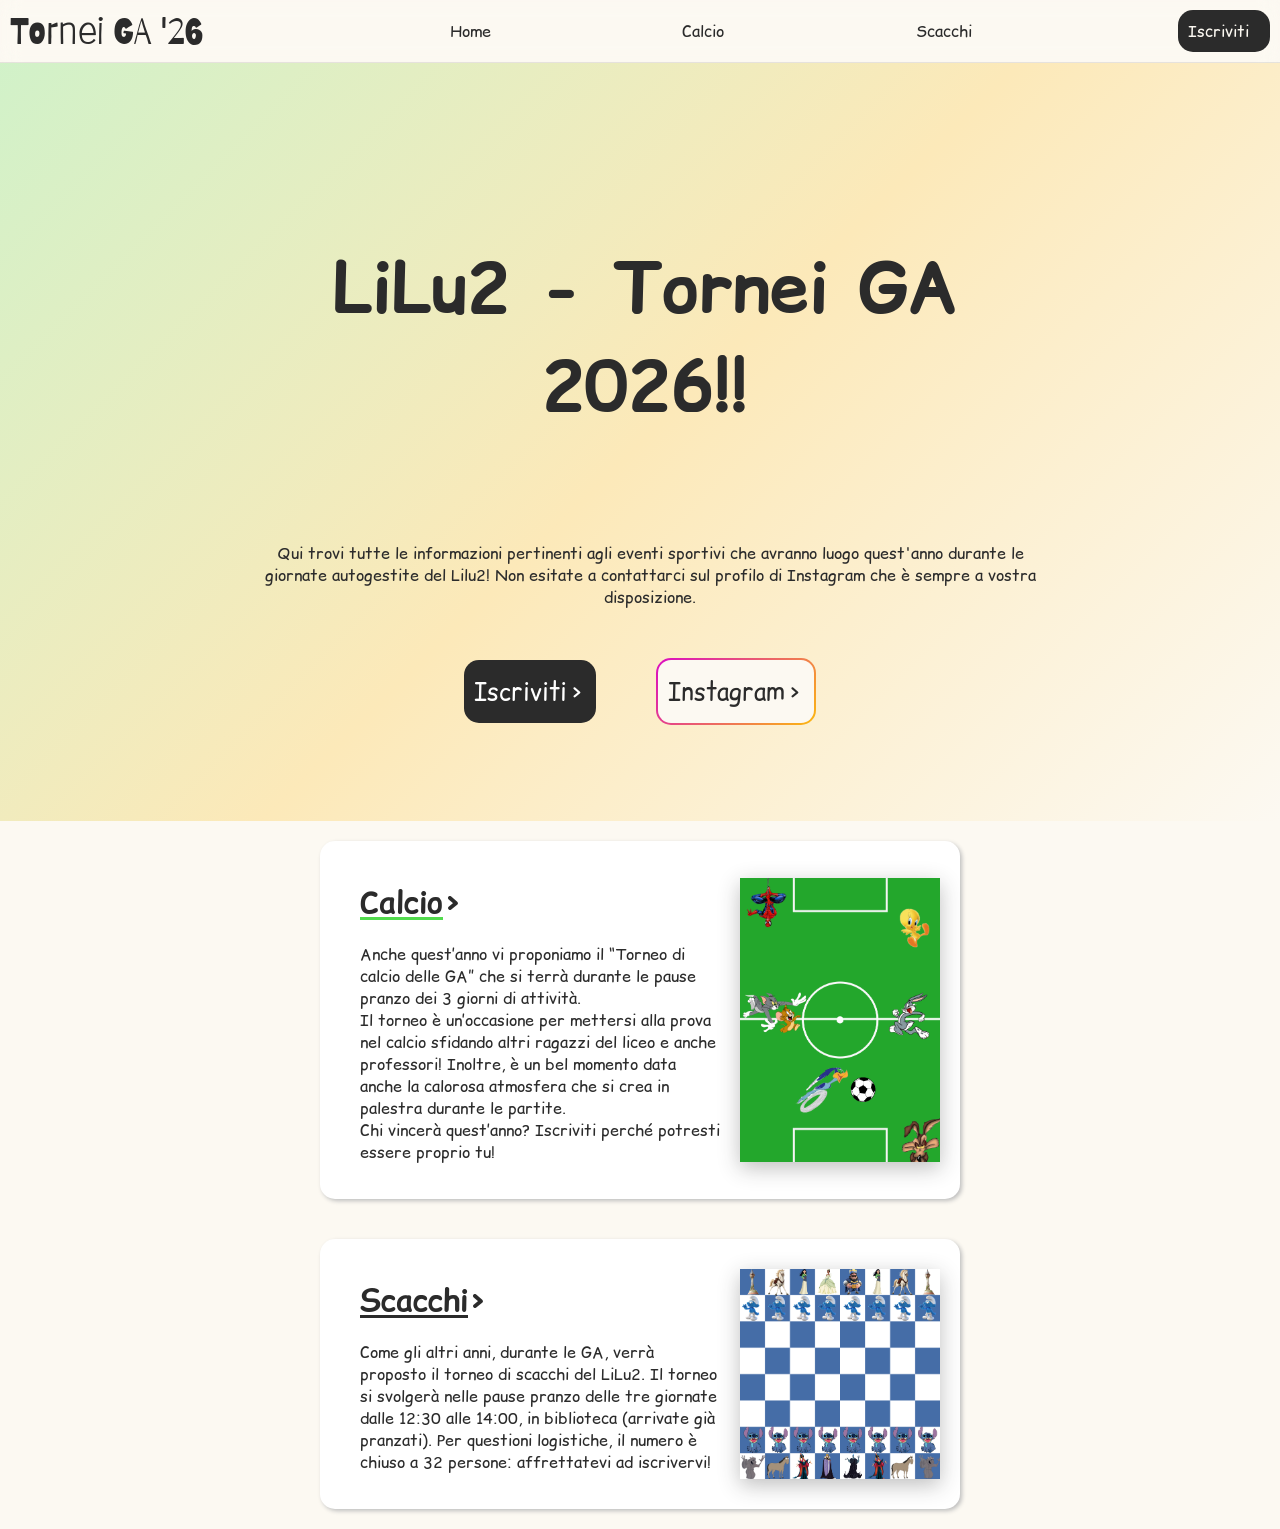
<file: index.html>
<!DOCTYPE html>
<html lang="en">
    <head>
        <meta charset="UTF-8">
        <title>Tornei GA</title>
        <link rel = "stylesheet" href="index.css">
    </head>

    <body class="index">
        
        <nav>
            <div>
                <a href="index.php" class="logo">Tornei GA '26</a>
                <ul>
                    <li><a href="index.php">Home</a></li>
                    <li><a class="calcio" href="calcio.php">Calcio</a></li>
                    <li><a class="scacchi" href="scacchi.php">Scacchi</a></li>
                </ul>
                <a href="iscrizione.php" class="iscrizione">Iscriviti</a>
            </div>
        </nav>

        <section class="hero">
            <div class="hero_content">
                <h1 class="hero_h1">LiLu2 - Tornei GA 2026!!</h1>
                <p class="hero_p">
                    Qui trovi tutte le informazioni pertinenti agli eventi sportivi che avranno luogo quest'anno durante le giornate autogestite del Lilu2! Non esitate a contattarci sul profilo di Instagram che è sempre a vostra disposizione.
                </p>
                <a href="iscrizione.php" class="hero_iscrizione">Iscriviti</a><a href="https://www.instagram.com/galilu2?igsh=ZjF3dnkwa2pucnRk" class="Instagram" target="_blank">Instagram</a>
            </div>

        </section>

        <section class="index_cards">

        
        
            <div class="div_image">
                
                <div class="index">
                    <h2><a href="calcio.php" class="calcio">Calcio</a></h2>
                    <p>
                        Anche quest’anno vi proponiamo il “Torneo di calcio delle GA” che si terrà durante le pause pranzo dei 3 giorni di attività. <br>

                        Il torneo è un’occasione per mettersi alla prova nel calcio sfidando altri ragazzi del liceo e anche professori! Inoltre, è un bel momento data anche la calorosa atmosfera che si crea in palestra durante le partite.<br>

                        Chi vincerà quest’anno? Iscriviti perché potresti essere proprio tu!
                    </p>
                </div>
                <img src="images/campo_calcio.png" alt="campo da calcio">
            </div>
            
        
            
            <div class="div_image">
                <div class="index">
                    <h2><a class="scacchi" href="scacchi.php">Scacchi</a></h2>
                
                    <p> Come gli altri anni, durante le GA, verrà proposto il torneo di scacchi del LiLu2. 
                        Il torneo si svolgerà nelle pause pranzo delle tre giornate dalle 12:30 alle 14:00, in biblioteca (arrivate già pranzati). 
                        Per questioni logistiche, il numero è chiuso a 32 persone: affrettatevi ad iscrivervi! 
                    </p> 
                </div>
                <img src="images/scacchiera.png" alt="scacchiera">

            </div>
        </section>
    </body>
</file>
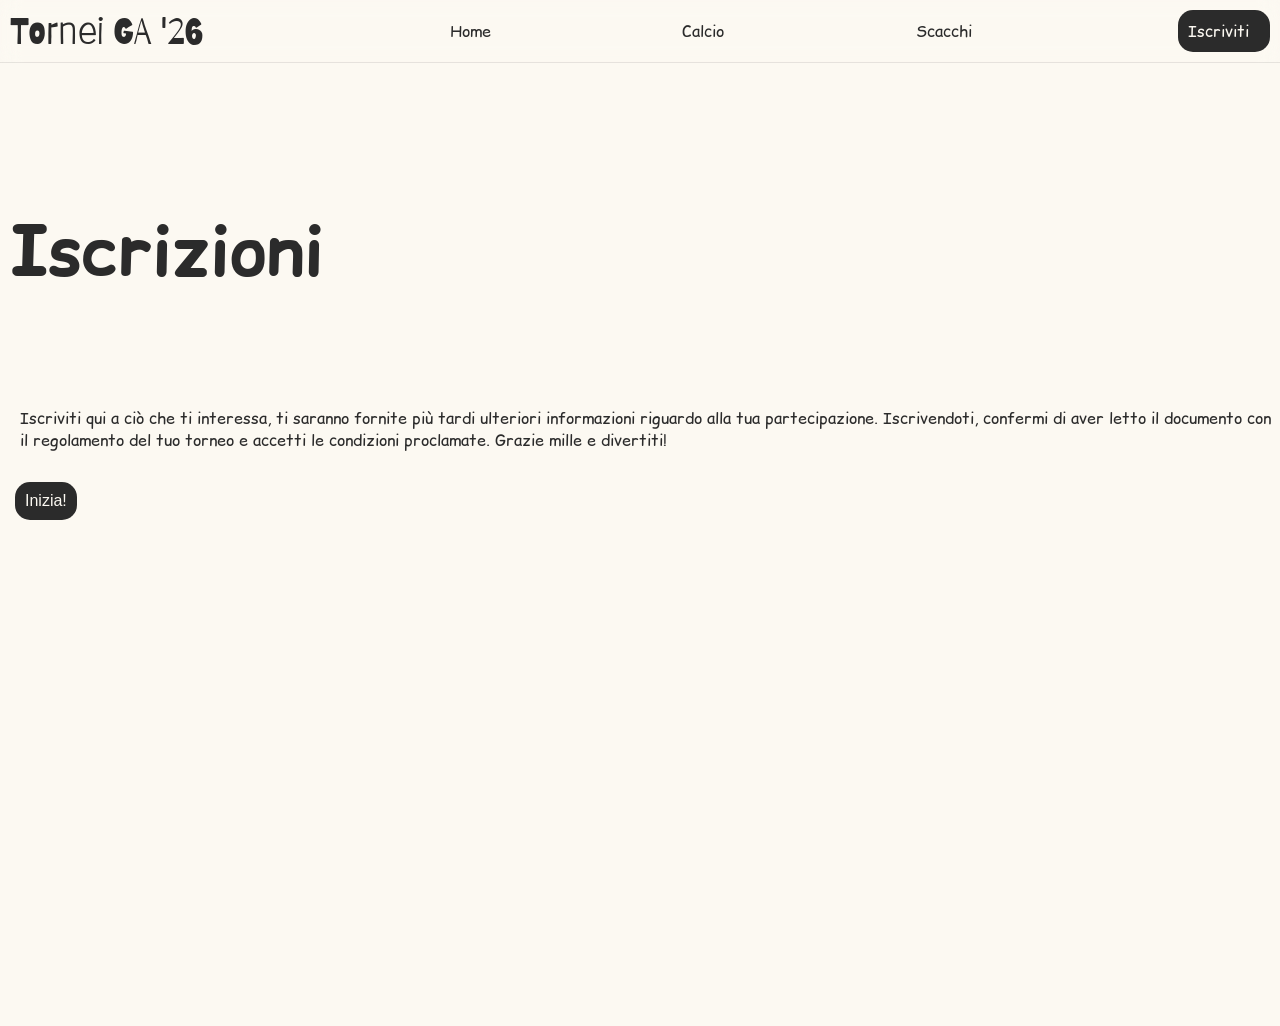
<file: iscrizione.html>
<!DOCTYPE html>  
<html lang="en">
    <head>
        <meta charset="UTF-8">
        <title>Iscrizioni</title>
        <link rel="stylesheet" href="index.css">
    </head>

    <body>
        <nav>
            <div>
                <a href="index.php" class="logo">Tornei GA '26</a>
                <ul>
                    <li><a href="index.php">Home</a></li>
                    <li><a class="calcio" href="calcio.php">Calcio</a></li>
                    <li><a class="scacchi" href="scacchi.php">Scacchi</a></li>
                </ul>
                <a href="iscrizione.php" class="iscrizione">Iscriviti</a>
            </div>
        </nav>

        <form action="send_iscrizione.php" method="post" id="container_iscrizioni">

            <section id="benvenuto" class="section active">
                <h1>Iscrizioni</h1>
                <p>Iscriviti qui a ciò che ti interessa, ti saranno fornite più tardi ulteriori informazioni riguardo alla tua partecipazione. Iscrivendoti, confermi di aver letto il documento con il regolamento del tuo torneo e accetti le condizioni proclamate. Grazie mille e divertiti! </p>
                <button type="button" onclick="startIscrizione()">Inizia!</button>
            </section>
            
            <section id="scelta_torneo" class="section">
                <div class="pagina_iscrizione">
                    <h2>Scegli il torneo a cui vorresti iscriverti:</h2>
                    <label>
                        <input type="radio" name="torneo" value="calcio" class="calcio_input" data-required>
                        Calcio
                    </label>
                    <label>
                        <input type="radio" name="torneo" value="scacchi" class="scacchi_input">
                        Scacchi
                    </label>
                    <br>
                    

                </div>
                <button class="iscrizione" type="button" onclick="goBack0()">Indietro</button>
                <button class="iscrizione" type="button" onclick="goToIdentity()">Avanti</button>
                
                
            </section>

            <section id="identity_selection" class="section">
                <div class="pagina_iscrizione">
                    <h2>Sei un/una prof o un allievo/un'allieva?</h2>
                    <label>
                        <input type="radio" name="identity" value="prof" data-required>
                        Prof
                    </label>
                    <label>
                        <input type="radio" name="identity" value="allievo">
                        Allievo/a
                    </label>
                    <br>
                    
                </div>
                <button class="iscrizione" type="button" onclick="goBack1()">Indietro</button>
                <button class="iscrizione" type="button" onclick="goToDati()">Avanti</button>
                
            </section>

            <section id="allievi_iscrizione" class="section">
                <div class="pagina_iscrizione">
                    <h2>Come ti chiami?</h2>
                    <label class="nomi">
                        <input type="text" name="nome" placeholder="Nome" classe="nomi" data-required>
                    </label>
                    <label class="nomi">
                        <input type="text" name="cognome" placeholder="Cognome" classe="nomi" data-required>
                    </label>
                    <h2>Genere</h2>
                    <label>
                        <input type="radio" name="genere" value="maschio" data-required>
                        Maschio
                    </label>
                    <label>
                        <input type="radio" name="genere" value="femmina">
                        Femmina
                    </label>
                    <label>
                        <input type="radio" name="genere" value="non binari*">
                        Non binari*
                    </label>
                    <label>
                        <input type="radio" name="genere" value="non specificato">
                        Preferisco non specificarlo
                    </label>
                    <h2>Classe</h2>
                    <label class="classe">
                        <input type="text" name="classe" placeholder="1A" data-required>
                    </label>
                    <h2>E-mail</h2>
                    <label class="e-mail">
                        <input id="email" type="email" name="email" placeholder="ABC123@gmail.com" data-required>
                    </label>
                    <h2>Numero di telefono</h2>
                    <p>Ti contatteremo tramite Whatsapp, quindi per favore fornisci il tuo numero di telefono:</p>
                    <label classe="telefono">
                        <input type="tel" name="telefono" placeholder="+41 12 345 67 89" data-required>
                    </label>
                    <br>
                </div>
                <button class="iscrizione" type="button" onclick="goBack2()">Indietro</button>
                <button class="iscrizione" type="submit">Invia iscrizione</button>
            

            </section>

            <section id="prof_iscrizione" class="section">
                <div class="pagina_iscrizione">
                    <h2>Come si chiama?</h2>
                    <label class="nomi">
                        <input type="text" name="prof_nome" data-required placeholder="Nome">
                    </label>
                    <label class="nomi">
                        <input type="text" name="prof_cognome" data-required placeholder="Cognome" classe="nomi">
                    </label>
                    <h2>Genere</h2>
                    <label>
                        <input type="radio" name="genere" value="maschio" data-required>
                        Maschio
                    </label>
                    <label>
                        <input type="radio" name="genere" value="femmina">
                        Femmina
                    </label>
                    <label>
                        <input type="radio" name="genere" value="non binar*">
                        Non binari*
                    </label>
                    <label>
                        <input type="radio" name="genere" value="non specificato">
                        Preferisco non specificarlo
                    </label>
                    <br>
                    <h2>Classe (se è docente di classe, facoltativo)</h2>
                    <label class="classe">
                        <input type="text" name="prof_classe" placeholder="1A">
                        
                    </label>
                    <h2>E-mail</h2>
                    <label class="e-mail">
                        <input id="email" type="email" name="email" placeholder="ABC123@gmail.com" data-required>
                    </label>
                    <br>

                </div>
                <button class="iscrizione" type="button" onclick="goBack3()">Indietro</button>
                <button class="iscrizione" type="submit">Invia iscrizione</button>
                
            </section>

        </form>

    <script src="iscrizione.js"></script>
    </body>
</html>
</file>
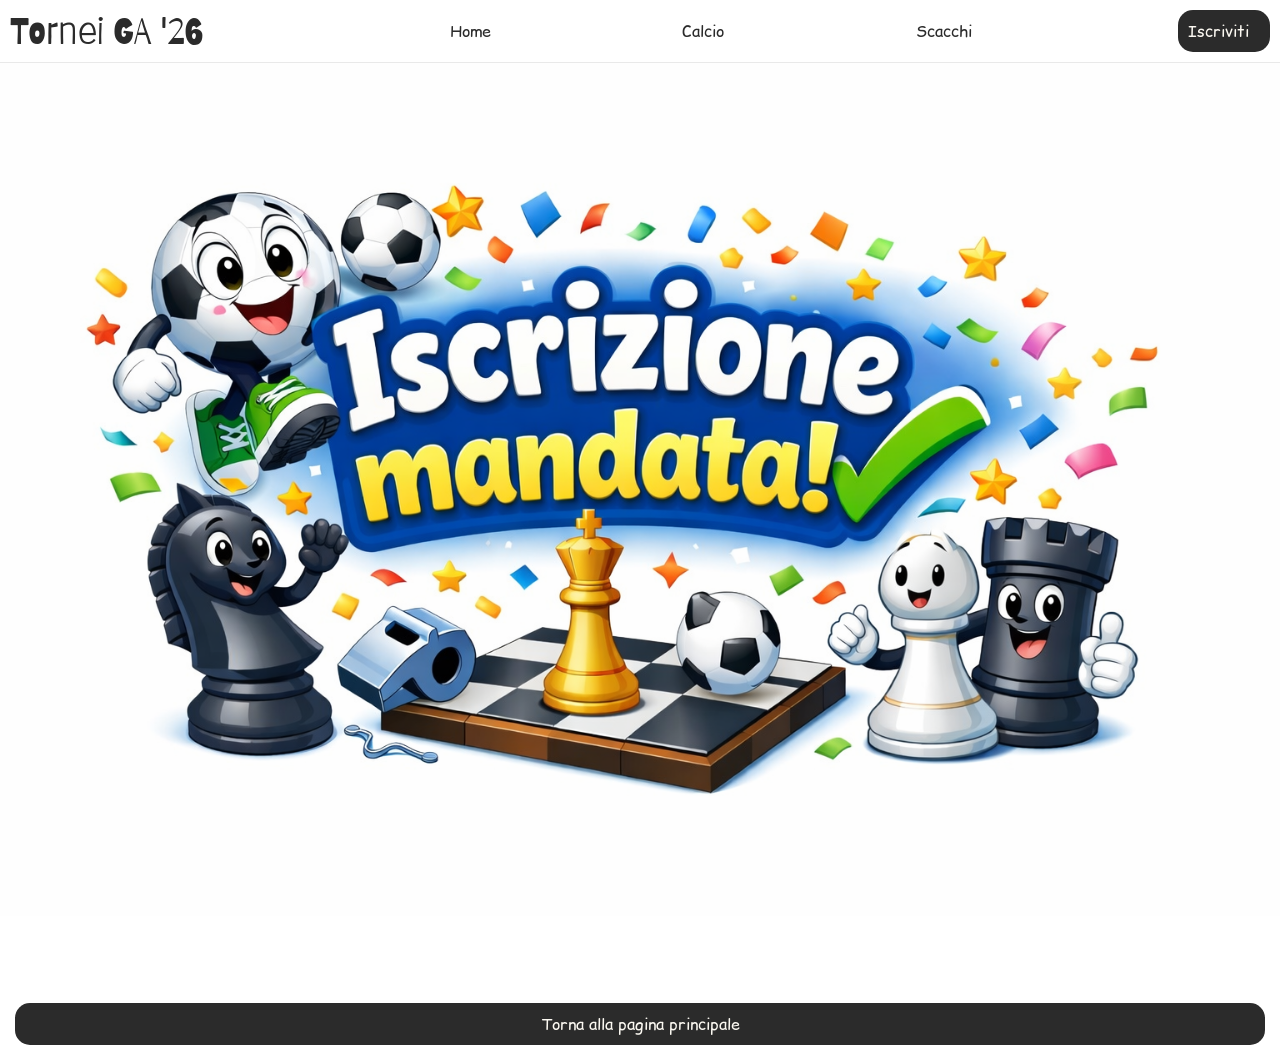
<file: success.html>
<!DOCTYPE html>
<html>
    <head>
        <meta charset="UTF-8">
        <title>Iscrizione completata</title>
        <link rel="stylesheet" href="index.css">
    </head>
    <body class="success">
        <nav>
            <div>
                <a href="index.php" class="logo">Tornei GA '26</a>
                <ul>
                    <li><a href="index.php">Home</a></li>
                    <li><a class="calcio" href="calcio.php">Calcio</a></li>
                    <li><a class="scacchi" href="scacchi.php">Scacchi</a></li>
                </ul>
                <a href="iscrizione.php" class="iscrizione">Iscriviti</a>
            </div>
        </nav>
        <img class="success" src="images/success_image.png" alt="successo">
        <h2 id="conferma_titolo"></h2>
        <p id="conferma_successo"></p>
        <a class="success" href="{{url_for('index')}}">Torna alla pagina principale</a>
    <script src="success.js"></script>
    </body>

</html>
</file>
<file: index.css>
@import url('https://fonts.googleapis.com/css2?family=Manrope:wght@200..800&display=swap');
@import url('https://fonts.googleapis.com/css2?family=Barriecito&display=swap');
@import url('https://fonts.googleapis.com/css2?family=Comic+Relief:wght@400;700&display=swap');
body {
    background-color: #fcf9f2;
    color: #2b2b2b;
    font-family: "Comic Relief";
    margin: 0;
}

h1{
    text-align:left;
    font-weight: 700;
    font-size: 70px;
    padding-top: 50px;
    margin-left: 10px;
    padding-bottom: 50px;
   

}

h2{
    text-align:left;
    font-weight: 700;
    font-size: 30px;
    margin: 20px;
    text-decoration: underline;
    text-decoration-thickness: 2px;
    text-underline-offset: 4px;  

}
h3{
    font-weight: 600;
    font-size: 24;
    text-decoration: underline 2px;
    margin-left: 20px;
}



p{
    text-align:left;
    font-weight: 400;
    margin-left: 20px;
    font-size: 16px;
}

button{
    background-attachment: scroll;
    background-color: #2b2b2b;
    color:#fcf9f2;
    border-style: hidden ;
    border-radius: 15px; 
    padding: 10px;
    margin: 15px;
    text-align: center;
    font-weight: 400;
    font-size: 16px;
    cursor: pointer;
    transition: all 0.2s ease;
}

button:hover{
    transform: scale(1.05);
}
div.nav{
    width: 100vw;
}

nav{
    position: sticky;
    top: 0;
    margin: 0;
    width: 100%;
    max-width: 100%;
    font-weight: 400;
    display: block;
    background: transparent;
    backdrop-filter: blur(10px);
    border-bottom: 1px solid #2b2b2b1a;
    overflow-x: auto;
    

}
nav div {
    display: flex;
    min-width: 600px; 
    align-items: center;
}

nav ul {
    list-style: none;
    display: flex;
    flex-grow: 1;
    justify-content: space-evenly;
    margin-left: 20px;
    margin-right: 20px;
}


nav ul li a{
    color: #2b2b2b;
    border-style: hidden;
    border-radius: 10px;
    padding: 5px;
    text-decoration: none;
    font-family: "Comic Relief";
    font-size: 16px;
    font-weight: 400;
    position: relative;
}

nav ul li a::after{
    content: '';
    position: absolute;
    bottom: -1px;
    left: 0;
    width: 0;
    height: 2px;
    transition: width 0.2s ease;
}
nav ul li a:hover::after{
    width: 100%;
}
nav ul li a.calcio::after{
    background-color:#52db4d;
}
nav ul li a.pallavolo::after{
    background-color:#fcb90f;
}
nav ul li a.scacchi::after{
    background-color:#2b2b2b;
}



.logo{
    font-family: "Barriecito";
    font-size: 36px;
    transition: transform 0.2s ease;
    color: #2b2b2b;
    margin: 5px;
    margin-left: 10px;
    margin-right:0px;
    text-decoration: none;
}
.logo:hover{
    transform: scale(1.05) rotate(2deg);

}
a.iscrizione{
    border-style: hidden;
    padding: 10px;
    border-radius: 15px;
    background-color:#2b2b2b;
    color:#fcf9f2; 
    transition: all 0.2s ease; 
    text-decoration: none;
    margin: 10px;
    margin-left: 0px;  
}
a.iscrizione::after{
    content: ' ›';
    margin-left: 5px;
    display: inline-block;
    opacity: 0;
    transform: translateX(-10px);
    transition: all 0.2s ease;
}
a.iscrizione:hover{
    transform: translateX(2px);
}
a.iscrizione:hover::after{
    opacity: 100%;
    transform: translateX(0);
}

.index_cards{
    display: flex;
    flex-wrap: wrap;
    justify-content: center;
}



div.div_image{
    display: flex;
    margin: 20px;
    gap: 20px;
    align-items: center;

}
body.index div.div_image{
    background-color: #ffffff;
    border-radius: 15px;
    max-width: 600px;
    min-width: 0;
    box-shadow: 2px 2px 4px oklch(80% 0 0);
    padding: 20px;
}

div.div_image img{
    max-width: 400px; 
    max-height: 565px;
    height: auto;
    min-width: 200px;
    flex-grow: 1;
    box-shadow: 0 6px 20px rgba(43, 43, 43, 0.3);
}
div.div_image#calcio{
    align-items: center;
}
div.div_image#calcio img{
    max-width: 600px;
}
div.div_image#calcio div{
    max-width: 600px;
    min-width: 300px;
}


div.div_image div{
    flex-shrink: 1;
    flex-grow: 1;
    min-width: 200px;
    max-width: 700px;
    margin-right: auto;
}


h2 a{
    color:#2b2b2b;
}

h2 a::after{
    content:'›';
    transition: all 0.3s ease;
    display: inline-block;
}
h2 a:hover::after{
    transform: translateX(5px);
}
h2 a.calcio{
    text-decoration-color: #52db4d;
}


h2 a.pallavolo{
    text-decoration-color:#fcb90f;
}
h2 a.scacchi{
    text-decoration-color:#2b2b2b;
}


div.pagina_iscrizione{
    padding: 30px;
    padding-bottom: 100px;
    border: 2px solid #adadad;
    border-radius: 15px;
    margin: 20px;
    margin-top: 150px; 
    min-height: 300px;
    
}

button.iscrizione{
    margin-top: 50px;
}

#container_iscrizioni{
    display: flex;
    justify-content: center;
    padding: 30px;
}

div.pagina_iscrizione h2{
    text-decoration: none;
    font-size: 24px;
    margin-top: 0;

}

#allievi_iscrizione div.pagina_iscrizione{
    margin-top: 100px;
}

.section{
    opacity: 0;
    transition: transform 0.35s ease-out;
    transform: translateX(0px);
    pointer-events: none;
    position: absolute;
}
.section.active {
  opacity: 1;                     
  transform: translateX(0px);      
  pointer-events: auto;           
}
.section.active.forward{
    transform: translateX(-10px);
}
.section.active.back{                
    transform: translateX(10px);          
}
body.success{
    background-color: white;
}
img.success{
    width: 100vw;
    
}



label input[type="text"], label input[type="email"]{
    font-family: "Comic Relief";
    font-size: 16px;
    border: 1px solid #adadad;
    background-color:#fcf9f2;
    border-radius: 10px;
    outline: none;
    padding: 5px;
    margin-bottom: 20px;
}
input[type="tel"]{
    font-family: "Comic Relief";
    font-size: 16px;
    border-style: solid;
    border-color:#adadad;
    background-color:#fcf9f2;
    border-radius: 10px;
    border-width: 1px;
    outline: none;
    padding: 5px;
    margin: 20px;
}

label.nomi input{
    width: 100px;
}


label.classe input{
    width: 40px;
    text-align: center;
}
label.telefono input{
    width: 150px;
}
label.e-mail input{
    width: 200px;
}

input[type="radio"]{
    border-style: solid;
    border-width: 2px;
    accent-color: grey;
    cursor: pointer;
    outline: none;
    margin-bottom: 20px;
}
input[type="radio"].calcio_input{
    accent-color: #52db4d;
}
input[type="radio"].pallavolo_input{
    accent-color: #fcb90f;
}
input[type="radio"].scacchi_input{
    accent-color: #2b2b2b;
}

body.admin table{
    border-collapse: collapse;
    border: 2px solid #2b2b2b;
    margin: 20px;
    width: calc(100vw - 40px) !important;
    table-layout: fixed !important;
    box-sizing: border-box;

}

table.colonne5 th, table.colonne5 td{
    padding: 5px;
    border: 2px solid #2b2b2b;
    width: 20%
}
table.colonne4 th, table.colonne4 td{
    padding: 5px;
    border: 2px solid #2b2b2b;
    width: 25%
}
table.colonne6 th, table.colonne6 td{
    padding: 5px;
    border: 2px solid #2b2b2b;
    width: calc(100% / 6)
}
body.admin h2{
    text-decoration: none;
}

section.hero {
    min-height: 70vh; 
    display: flex;
    align-items: center;
    justify-content: center;
    background: linear-gradient(135deg, 
            rgba(82, 219, 77, 0.25) 0%,
            rgba(252, 185, 15, 0.25) 50%,
            #fcf9f2 100%);
    padding: 4rem 5%;
    margin: 0;
}
body.calcio section.hero, body.pallavolo section.hero, body.scacchi section.hero{
    min-height: 30vh;
    background: none;
}

div.hero_content {
    max-width: 800px;
    text-align: center;
}
.hero_h1, .hero_p{
    text-align: center;
}
.hero_p{
    margin-bottom: 50px;
}

.hero a{
    color:#ffffff;
    background-color: #2b2b2b;
    padding: 10px;
    border-radius: 15px;
    text-decoration: none;
    font-size: 24px;
    display: inline-block;
    margin: 30px;
    margin-top: 0;
    transition: all 0.3s ease;
}
.hero a::after {
    content: '›'; 
    margin: 5px;
    transition: transform 0.3s ease;
    display: inline-block;
}
.hero a:hover {
    transform: translateY(-2px);
    box-shadow: 0 6px 20px rgba(43, 43, 43, 0.3);
    
}

.hero a:hover::after {
    transform: translateX(5px); 
    
}
.hero a.Instagram{
    background-color: #fcf9f2;
    color: #2b2b2b;
    border: 2px solid transparent;
    background-image: 
        linear-gradient(#fcf9f2, #fcf9f2),
        linear-gradient(135deg, #da0ac5 0%, #fcb90f 100%);
    background-origin: border-box;
    background-clip: padding-box, border-box;
}

section.gradiente{
    min-height: 50vh;
    align-items: normal;
    justify-content: center;
}
body.calcio section.gradiente{
    background: linear-gradient(180deg, 
            rgba(82, 219, 77, 0.25) 0%,
            #fcf9f2 100%);
}
body.pallavolo section.gradiente{
    background: linear-gradient(180deg,
            rgba(252, 185, 15, 0.25) 0%,
            #fcf9f2 100%);
}
body.scacchi section.gradiente{
    background: linear-gradient(180deg,
            rgb(117, 117, 117) 0%,
            #fcf9f2 100%);
}


section.quick_info{
    padding: 50px;
}
div.grid_container{
    display: grid;
    grid-template-columns: repeat(auto-fit, minmax(150px, 1fr));
    gap: 2rem;
}
div.grid_item{
    display: flex;
    flex-direction: column;
    gap: 0.5rem;
    background-color:#ffffff;
    border-radius: 15px;
    box-shadow: 0 2px 8px rgba(43, 43, 43, 0.1);
    padding: 10px;

}
span.title{
    font-size: 20px;
    font-weight: 500;
    padding-bottom: 10px;
}

section.info_principali{
    padding: 30px;
    background-color:#fcf9f2;
}
div.card_image{
    display: flex;
    max-width: 100vw;
    gap: 30px;
    align-items: flex-start;
    align-items: top;
}

div.card{
    padding: 20px;
    padding-top: 10px;
    margin-bottom: 100px;
    box-shadow: 0 6px 20px rgba(43, 43, 43, 0.3);
    background-color:#ffffff;
    border-radius: 15px;
}
div.card_image img{
    min-width: 0;
    max-width: 500px;
    height: auto;
}
div.card_image div{
    flex: 0 0 30vw;
}

body.calcio h2{
    text-decoration-color: #52db4d;
}
body.pallavolo h2{
    text-decoration-color:#fcb90f;
}
body.scacchi h2{
    text-decoration-color:#2b2b2b;
}
div.columns{
    display: flex;
    flex-direction: row;
    max-width: 100%;
}
body.calcio div.column_1{
    border-right: solid 2px #52db4d;
    width: 50%; 
}
body.pallavolo div.column_1{
    border-right: solid 2px #fcb90f;
    width: 50%; 
}
body.scacchi div.column_1{
    border-right: solid 2px #2b2b2b;
    width: 50%; 
}

div.ore{
    min-width: 150px;
    margin-right: 20px;
    
}

body.calcio div.ore ul li::marker{
    color:#52db4d;

}
body.pallavolo div.ore ul li::marker{
    color:#fcb90f;

}
body.scacchi div.ore ul li::marker{
    color:#2b2b2b;

}
div.info_ore ul{
    list-style: none;
    min-width: 350px;
}
body.success{
    display: flex;
    flex-direction: column;
    justify-content: center;
}
a.success{
    background-color:#2b2b2b;
    color:#fcf9f2;
    border-radius: 15px; 
    padding: 10px;
    margin: 15px;
    text-align: center;
    text-decoration: none;
}
#conferma_titolo{
    text-decoration: none;    
}
.hero a.pdf{
    background-color: transparent;
    text-decoration: 2px solid #2b2b2b underline;
    color:#2b2b2b;
    transition: none; 
}
.hero a.pdf::after {
    content: ''; 
}
.hero a.pdf:hover {
    transform: none;
    box-shadow: none;
    
}

.hero a.pdf:hover::after {
    transform: none;
    
}
#pdf_calcio:hover{
    color:#52db4d;
    text-decoration-color: #52db4d;
}
#pdf_pallavolo:hover{
    color:#fcb90f;
    text-decoration-color:#fcb90f;
}
#programma_temporaneo{
    border: 2px dashed #2b2b2b;
    padding: 10px;
    border-radius: 5px;
}
</file>
